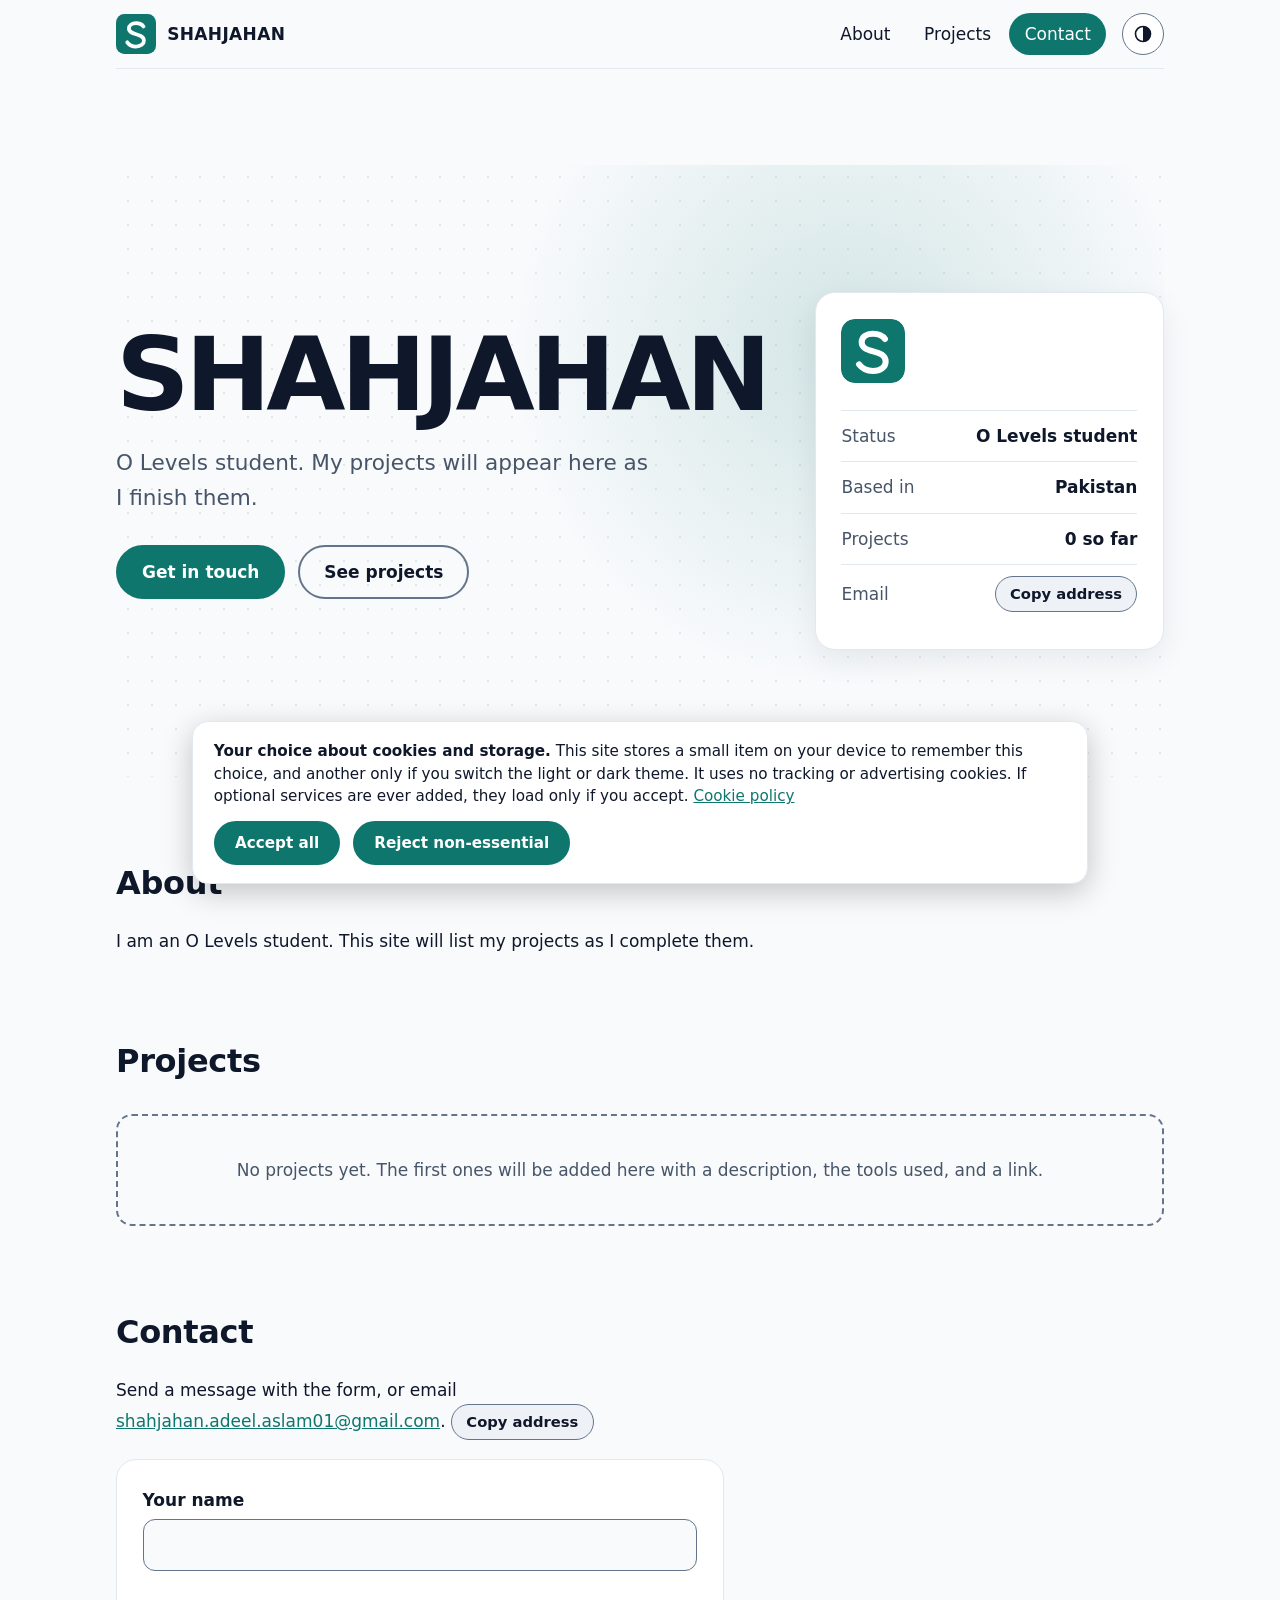
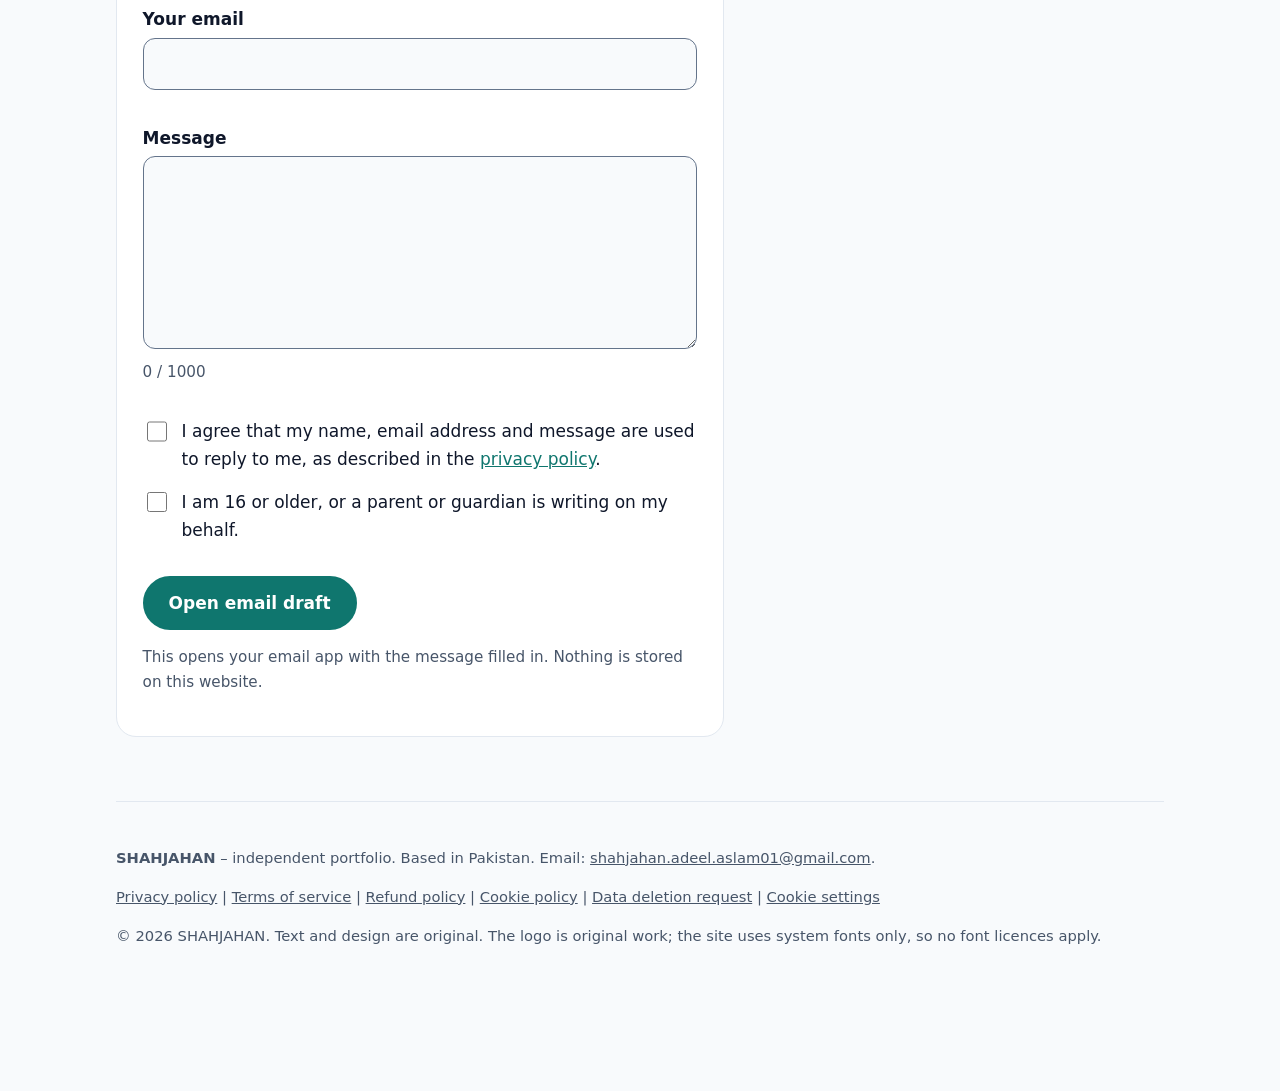
<file: index.html>
<!doctype html><html lang="en"><head><meta charset="utf-8"><meta name="viewport" content="width=device-width, initial-scale=1">
<title>Shahjahan (SHAHJAHAN) | Personal Portfolio</title><meta name="description" content="Visit Shahjahan’s personal portfolio to explore his background, projects, skills, and contact information."><meta name="robots" content="index, follow"><link rel="canonical" href="https://bored-shahjahan.github.io/"><meta property="og:title" content="Shahjahan (SHAHJAHAN) | Personal Portfolio"><meta property="og:description" content="Explore Shahjahan’s background, projects, skills, and contact information."><meta property="og:url" content="https://bored-shahjahan.github.io/"><meta property="og:type" content="website"><meta name="twitter:card" content="summary"><meta name="twitter:title" content="Shahjahan (SHAHJAHAN) | Personal Portfolio"><meta name="twitter:description" content="Explore Shahjahan’s background, projects, skills, and contact information.">
<link rel="icon" href="favicon.svg?v=2" type="image/svg+xml"><script>document.documentElement.classList.add("js");try{var t=localStorage.getItem("theme");if(t)document.documentElement.dataset.theme=t}catch(e){}</script><link rel="stylesheet" href="style.css"><script type="application/ld+json">{"@context":"https://schema.org","@type":"Person","name":"SHAHJAHAN","url":"https://bored-shahjahan.github.io/","image":"https://bored-shahjahan.github.io/logo.svg","email":"shahjahan.adeel.aslam01@gmail.com"}</script></head><body>
<a class="skip" href="#main">Skip to main content</a>
<div class="shell"><header class="site"><a class="brand" href="index.html"><img src="logo.svg?v=2" width="56" height="56" alt="SHAHJAHAN logo"><span>SHAHJAHAN</span></a>
<nav id="nav" aria-label="Main"><ul><li><a href="index.html#about">About</a></li><li><a href="index.html#projects">Projects</a></li><li><a href="index.html#contact">Contact</a></li></ul></nav>
<div class="tools"><button type="button" class="iconbtn" id="theme-btn" aria-pressed="false" aria-label="Dark theme"><svg width="20" height="20" viewBox="0 0 24 24" aria-hidden="true"><circle cx="12" cy="12" r="9" fill="none" stroke="currentColor" stroke-width="2"/><path d="M12 3a9 9 0 0 1 0 18z" fill="currentColor"/></svg></button><button type="button" class="iconbtn menu-btn" id="menu-btn" aria-expanded="false" aria-controls="nav" aria-label="Menu"><svg width="20" height="20" viewBox="0 0 24 24" aria-hidden="true"><path d="M4 7h16M4 12h16M4 17h16" stroke="currentColor" stroke-width="2" stroke-linecap="round"/></svg></button></div></header>
<main id="main"><section class="hero" id="top"><div class="hero-text"><h1>SHAHJAHAN</h1><p class="lead">O Levels student. My projects will appear here as I finish them.</p>
<p class="cta"><a class="btn" href="#contact">Get in touch</a><a class="btn ghost" href="#projects">See projects</a></p></div>
<aside class="card facts" aria-label="Quick facts"><img src="logo.svg?v=2" width="64" height="64" alt="SHAHJAHAN logo"><dl><div><dt>Status</dt><dd>O Levels student</dd></div><div><dt>Based in</dt><dd>Pakistan</dd></div><div><dt>Projects</dt><dd><span id="proj-count">0</span> so far</dd></div><div><dt>Email</dt><dd><button type="button" class="chip" data-copy="shahjahan.adeel.aslam01@gmail.com">Copy address</button></dd></div></dl></aside></section>
<section id="about" class="reveal"><h2>About</h2><p>I am an O Levels student. This site will list my projects as I complete them.</p></section>
<section id="projects" class="reveal"><h2>Projects</h2><div id="filters" class="filters" role="group" aria-label="Filter projects" hidden></div><label class="sr" for="q">Search projects</label><input id="q" type="search" placeholder="Search projects" hidden><div id="grid" class="grid"></div><p id="empty" class="empty">No projects yet. The first ones will be added here with a description, the tools used, and a link.</p></section>
<section id="contact" class="reveal"><h2>Contact</h2><p>Send a message with the form, or email <a href="mailto:shahjahan.adeel.aslam01@gmail.com">shahjahan.adeel.aslam01@gmail.com</a>. <button type="button" class="chip" data-copy="shahjahan.adeel.aslam01@gmail.com">Copy address</button></p>
<form id="contact-form" novalidate><label for="n">Your name</label><input id="n" name="n" autocomplete="name" required aria-describedby="n-e"><span class="err" id="n-e" role="alert"></span>
<label for="e">Your email</label><input id="e" name="e" type="email" autocomplete="email" required aria-describedby="e-e"><span class="err" id="e-e" role="alert"></span>
<label for="m">Message</label><textarea id="m" name="m" rows="6" maxlength="1000" required aria-describedby="m-e m-c"></textarea><span class="note" id="m-c">0 / 1000</span> <span class="err" id="m-e" role="alert"></span>
<p class="chk"><input id="c1" type="checkbox" required><label for="c1">I agree that my name, email address and message are used to reply to me, as described in the <a href="privacy.html">privacy policy</a>.</label></p>
<p class="chk"><input id="c2" type="checkbox" required><label for="c2">I am 16 or older, or a parent or guardian is writing on my behalf.</label></p><span class="err" id="c-e" role="alert"></span>
<button class="btn" type="submit">Open email draft</button><p class="note" id="status" aria-live="polite">This opens your email app with the message filled in. Nothing is stored on this website.</p></form></section></main><footer class="site"><p><strong>SHAHJAHAN</strong> &ndash; independent portfolio. Based in Pakistan. Email: <a href="mailto:shahjahan.adeel.aslam01@gmail.com">shahjahan.adeel.aslam01@gmail.com</a>.</p>
<p><a href="privacy.html">Privacy policy</a> | <a href="terms.html">Terms of service</a> | <a href="refund.html">Refund policy</a> | <a href="cookies.html">Cookie policy</a> | <a href="data-deletion.html">Data deletion request</a> | <button type="button" class="linkbtn open-cookie-settings">Cookie settings</button></p>
<p>&copy; 2026 SHAHJAHAN. Text and design are original. The logo is original work; the site uses system fonts only, so no font licences apply.</p></footer></div>
<div id="cookie-banner" class="banner" role="dialog" aria-labelledby="cb-t" hidden><p id="cb-t"><strong>Your choice about cookies and storage.</strong> This site stores a small item on your device to remember this choice, and another only if you switch the light or dark theme. It uses no tracking or advertising cookies. If optional services are ever added, they load only if you accept. <a href="cookies.html">Cookie policy</a></p>
<div class="row"><button type="button" class="btn" id="cb-accept">Accept all</button><button type="button" class="btn" id="cb-reject">Reject non-essential</button></div></div>
<button type="button" class="iconbtn top" id="top-btn" aria-label="Back to top" hidden><svg width="20" height="20" viewBox="0 0 24 24" aria-hidden="true"><path d="M12 19V5M5 12l7-7 7 7" fill="none" stroke="currentColor" stroke-width="2" stroke-linecap="round" stroke-linejoin="round"/></svg></button><script src="projects.js"></script><script src="main.js"></script></body></html>
</file>
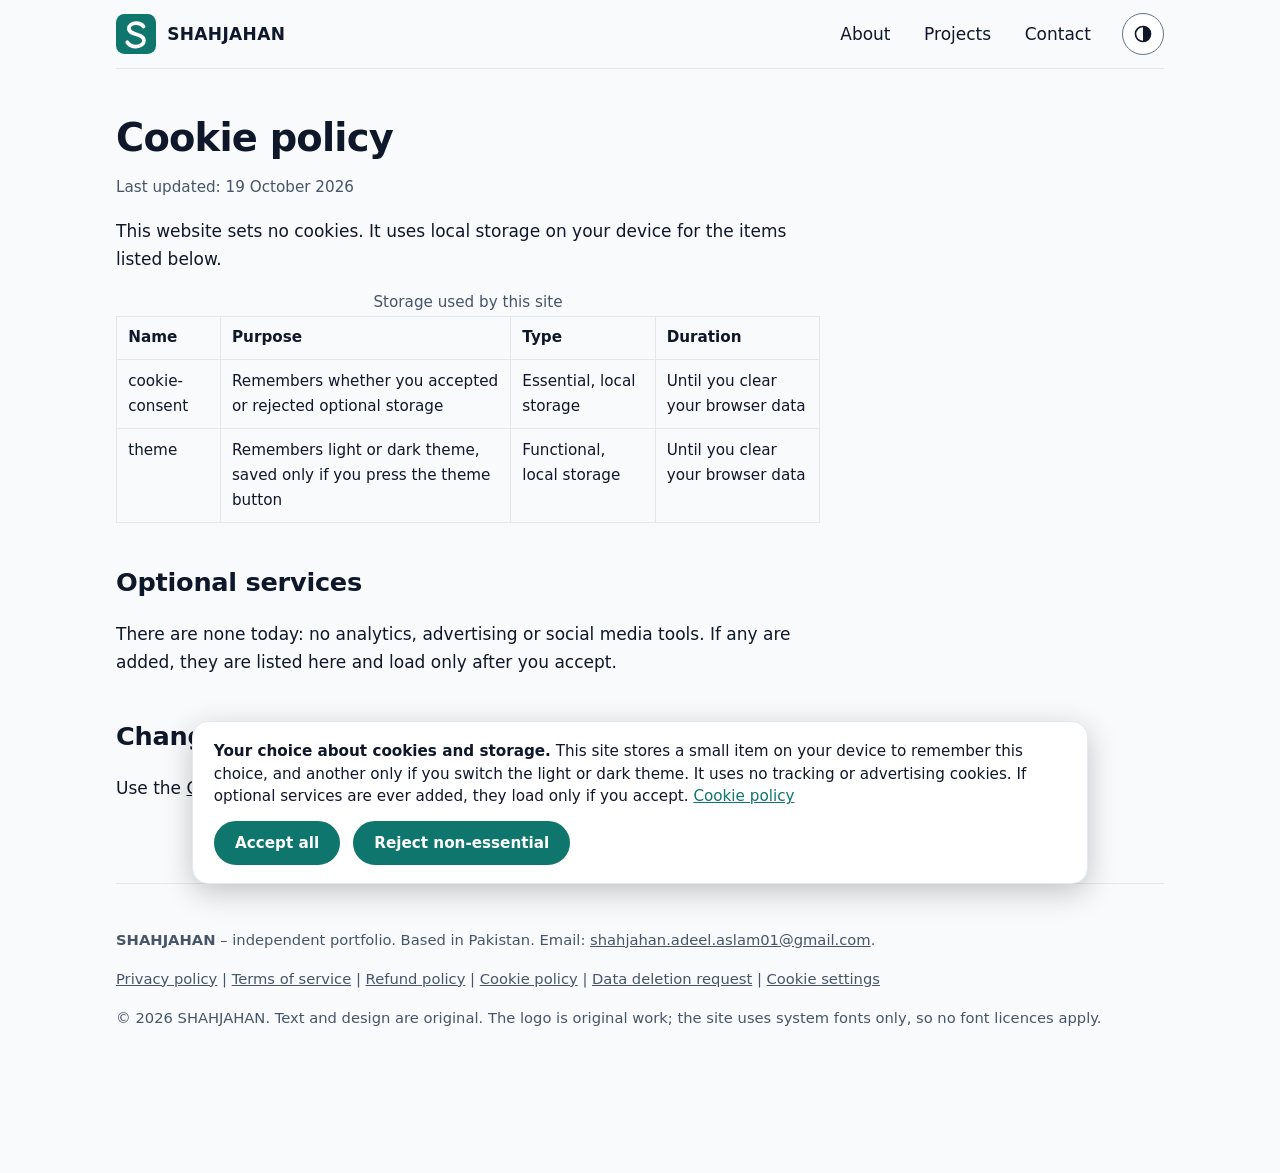
<file: cookies.html>
<!doctype html><html lang="en"><head><meta charset="utf-8"><meta name="viewport" content="width=device-width, initial-scale=1">
<title>Cookie policy | SHAHJAHAN</title><meta name="description" content="Which cookies and storage this website uses."><link rel="canonical" href="https://bored-shahjahan.github.io/cookies.html">
<link rel="icon" href="favicon.svg?v=2" type="image/svg+xml"><script>document.documentElement.classList.add("js");try{var t=localStorage.getItem("theme");if(t)document.documentElement.dataset.theme=t}catch(e){}</script><link rel="stylesheet" href="style.css"></head><body>
<a class="skip" href="#main">Skip to main content</a>
<div class="shell"><header class="site"><a class="brand" href="index.html"><img src="logo.svg?v=2" width="56" height="56" alt="SHAHJAHAN logo"><span>SHAHJAHAN</span></a>
<nav id="nav" aria-label="Main"><ul><li><a href="index.html#about">About</a></li><li><a href="index.html#projects">Projects</a></li><li><a href="index.html#contact">Contact</a></li></ul></nav>
<div class="tools"><button type="button" class="iconbtn" id="theme-btn" aria-pressed="false" aria-label="Dark theme"><svg width="20" height="20" viewBox="0 0 24 24" aria-hidden="true"><circle cx="12" cy="12" r="9" fill="none" stroke="currentColor" stroke-width="2"/><path d="M12 3a9 9 0 0 1 0 18z" fill="currentColor"/></svg></button><button type="button" class="iconbtn menu-btn" id="menu-btn" aria-expanded="false" aria-controls="nav" aria-label="Menu"><svg width="20" height="20" viewBox="0 0 24 24" aria-hidden="true"><path d="M4 7h16M4 12h16M4 17h16" stroke="currentColor" stroke-width="2" stroke-linecap="round"/></svg></button></div></header>
<main id="main"><h1>Cookie policy</h1><p class="note">Last updated: 19 October 2026</p><p>This website sets no cookies. It uses local storage on your device for the items listed below.</p>
<div class="scroll"><table><caption class="note">Storage used by this site</caption><thead><tr><th scope="col">Name</th><th scope="col">Purpose</th><th scope="col">Type</th><th scope="col">Duration</th></tr></thead><tbody><tr><td>cookie-consent</td><td>Remembers whether you accepted or rejected optional storage</td><td>Essential, local storage</td><td>Until you clear your browser data</td></tr><tr><td>theme</td><td>Remembers light or dark theme, saved only if you press the theme button</td><td>Functional, local storage</td><td>Until you clear your browser data</td></tr></tbody></table></div>
<h2>Optional services</h2><p>There are none today: no analytics, advertising or social media tools. If any are added, they are listed here and load only after you accept.</p>
<h2>Change your choice</h2><p>Use the <button type="button" class="linkbtn open-cookie-settings">Cookie settings</button> button, or clear this site's data in your browser.</p></main><footer class="site"><p><strong>SHAHJAHAN</strong> &ndash; independent portfolio. Based in Pakistan. Email: <a href="mailto:shahjahan.adeel.aslam01@gmail.com">shahjahan.adeel.aslam01@gmail.com</a>.</p>
<p><a href="privacy.html">Privacy policy</a> | <a href="terms.html">Terms of service</a> | <a href="refund.html">Refund policy</a> | <a href="cookies.html">Cookie policy</a> | <a href="data-deletion.html">Data deletion request</a> | <button type="button" class="linkbtn open-cookie-settings">Cookie settings</button></p>
<p>&copy; 2026 SHAHJAHAN. Text and design are original. The logo is original work; the site uses system fonts only, so no font licences apply.</p></footer></div>
<div id="cookie-banner" class="banner" role="dialog" aria-labelledby="cb-t" hidden><p id="cb-t"><strong>Your choice about cookies and storage.</strong> This site stores a small item on your device to remember this choice, and another only if you switch the light or dark theme. It uses no tracking or advertising cookies. If optional services are ever added, they load only if you accept. <a href="cookies.html">Cookie policy</a></p>
<div class="row"><button type="button" class="btn" id="cb-accept">Accept all</button><button type="button" class="btn" id="cb-reject">Reject non-essential</button></div></div>
<button type="button" class="iconbtn top" id="top-btn" aria-label="Back to top" hidden><svg width="20" height="20" viewBox="0 0 24 24" aria-hidden="true"><path d="M12 19V5M5 12l7-7 7 7" fill="none" stroke="currentColor" stroke-width="2" stroke-linecap="round" stroke-linejoin="round"/></svg></button><script src="projects.js"></script><script src="main.js"></script></body></html>
</file>
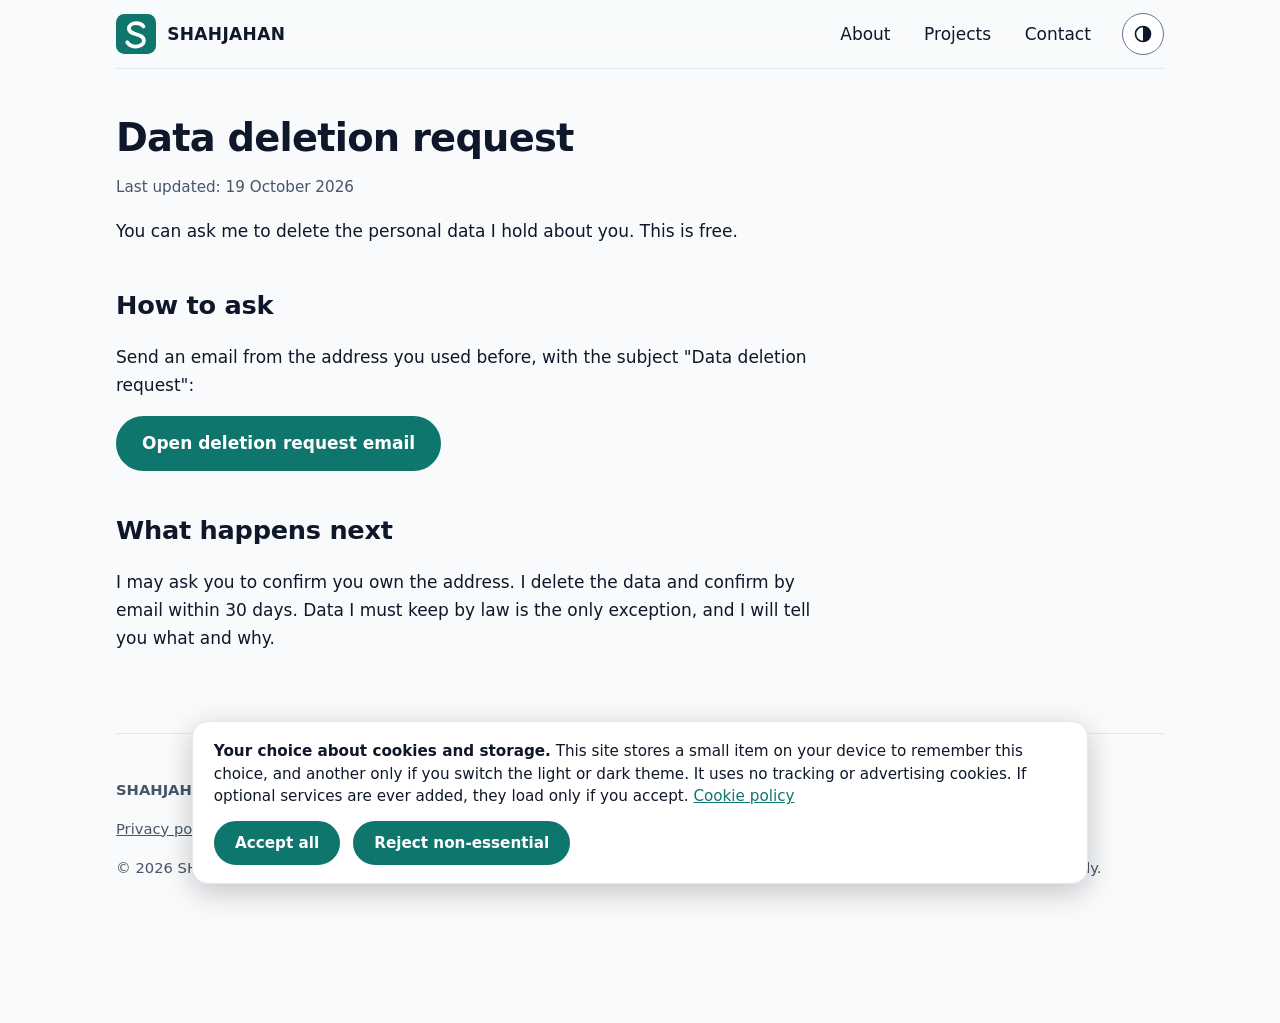
<file: data-deletion.html>
<!doctype html><html lang="en"><head><meta charset="utf-8"><meta name="viewport" content="width=device-width, initial-scale=1">
<title>Data deletion request | SHAHJAHAN</title><meta name="description" content="How to ask for your personal data to be deleted."><link rel="canonical" href="https://bored-shahjahan.github.io/data-deletion.html">
<link rel="icon" href="favicon.svg?v=2" type="image/svg+xml"><script>document.documentElement.classList.add("js");try{var t=localStorage.getItem("theme");if(t)document.documentElement.dataset.theme=t}catch(e){}</script><link rel="stylesheet" href="style.css"></head><body>
<a class="skip" href="#main">Skip to main content</a>
<div class="shell"><header class="site"><a class="brand" href="index.html"><img src="logo.svg?v=2" width="56" height="56" alt="SHAHJAHAN logo"><span>SHAHJAHAN</span></a>
<nav id="nav" aria-label="Main"><ul><li><a href="index.html#about">About</a></li><li><a href="index.html#projects">Projects</a></li><li><a href="index.html#contact">Contact</a></li></ul></nav>
<div class="tools"><button type="button" class="iconbtn" id="theme-btn" aria-pressed="false" aria-label="Dark theme"><svg width="20" height="20" viewBox="0 0 24 24" aria-hidden="true"><circle cx="12" cy="12" r="9" fill="none" stroke="currentColor" stroke-width="2"/><path d="M12 3a9 9 0 0 1 0 18z" fill="currentColor"/></svg></button><button type="button" class="iconbtn menu-btn" id="menu-btn" aria-expanded="false" aria-controls="nav" aria-label="Menu"><svg width="20" height="20" viewBox="0 0 24 24" aria-hidden="true"><path d="M4 7h16M4 12h16M4 17h16" stroke="currentColor" stroke-width="2" stroke-linecap="round"/></svg></button></div></header>
<main id="main"><h1>Data deletion request</h1><p class="note">Last updated: 19 October 2026</p><p>You can ask me to delete the personal data I hold about you. This is free.</p>
<h2>How to ask</h2><p>Send an email from the address you used before, with the subject "Data deletion request":</p>
<p><a class="btn linkbtn2" href="mailto:shahjahan.adeel.aslam01@gmail.com?subject=Data%20deletion%20request&amp;body=Please%20delete%20all%20personal%20data%20you%20hold%20about%20me.">Open deletion request email</a></p>
<h2>What happens next</h2><p>I may ask you to confirm you own the address. I delete the data and confirm by email within 30 days. Data I must keep by law is the only exception, and I will tell you what and why.</p></main><footer class="site"><p><strong>SHAHJAHAN</strong> &ndash; independent portfolio. Based in Pakistan. Email: <a href="mailto:shahjahan.adeel.aslam01@gmail.com">shahjahan.adeel.aslam01@gmail.com</a>.</p>
<p><a href="privacy.html">Privacy policy</a> | <a href="terms.html">Terms of service</a> | <a href="refund.html">Refund policy</a> | <a href="cookies.html">Cookie policy</a> | <a href="data-deletion.html">Data deletion request</a> | <button type="button" class="linkbtn open-cookie-settings">Cookie settings</button></p>
<p>&copy; 2026 SHAHJAHAN. Text and design are original. The logo is original work; the site uses system fonts only, so no font licences apply.</p></footer></div>
<div id="cookie-banner" class="banner" role="dialog" aria-labelledby="cb-t" hidden><p id="cb-t"><strong>Your choice about cookies and storage.</strong> This site stores a small item on your device to remember this choice, and another only if you switch the light or dark theme. It uses no tracking or advertising cookies. If optional services are ever added, they load only if you accept. <a href="cookies.html">Cookie policy</a></p>
<div class="row"><button type="button" class="btn" id="cb-accept">Accept all</button><button type="button" class="btn" id="cb-reject">Reject non-essential</button></div></div>
<button type="button" class="iconbtn top" id="top-btn" aria-label="Back to top" hidden><svg width="20" height="20" viewBox="0 0 24 24" aria-hidden="true"><path d="M12 19V5M5 12l7-7 7 7" fill="none" stroke="currentColor" stroke-width="2" stroke-linecap="round" stroke-linejoin="round"/></svg></button><script src="projects.js"></script><script src="main.js"></script></body></html>
</file>
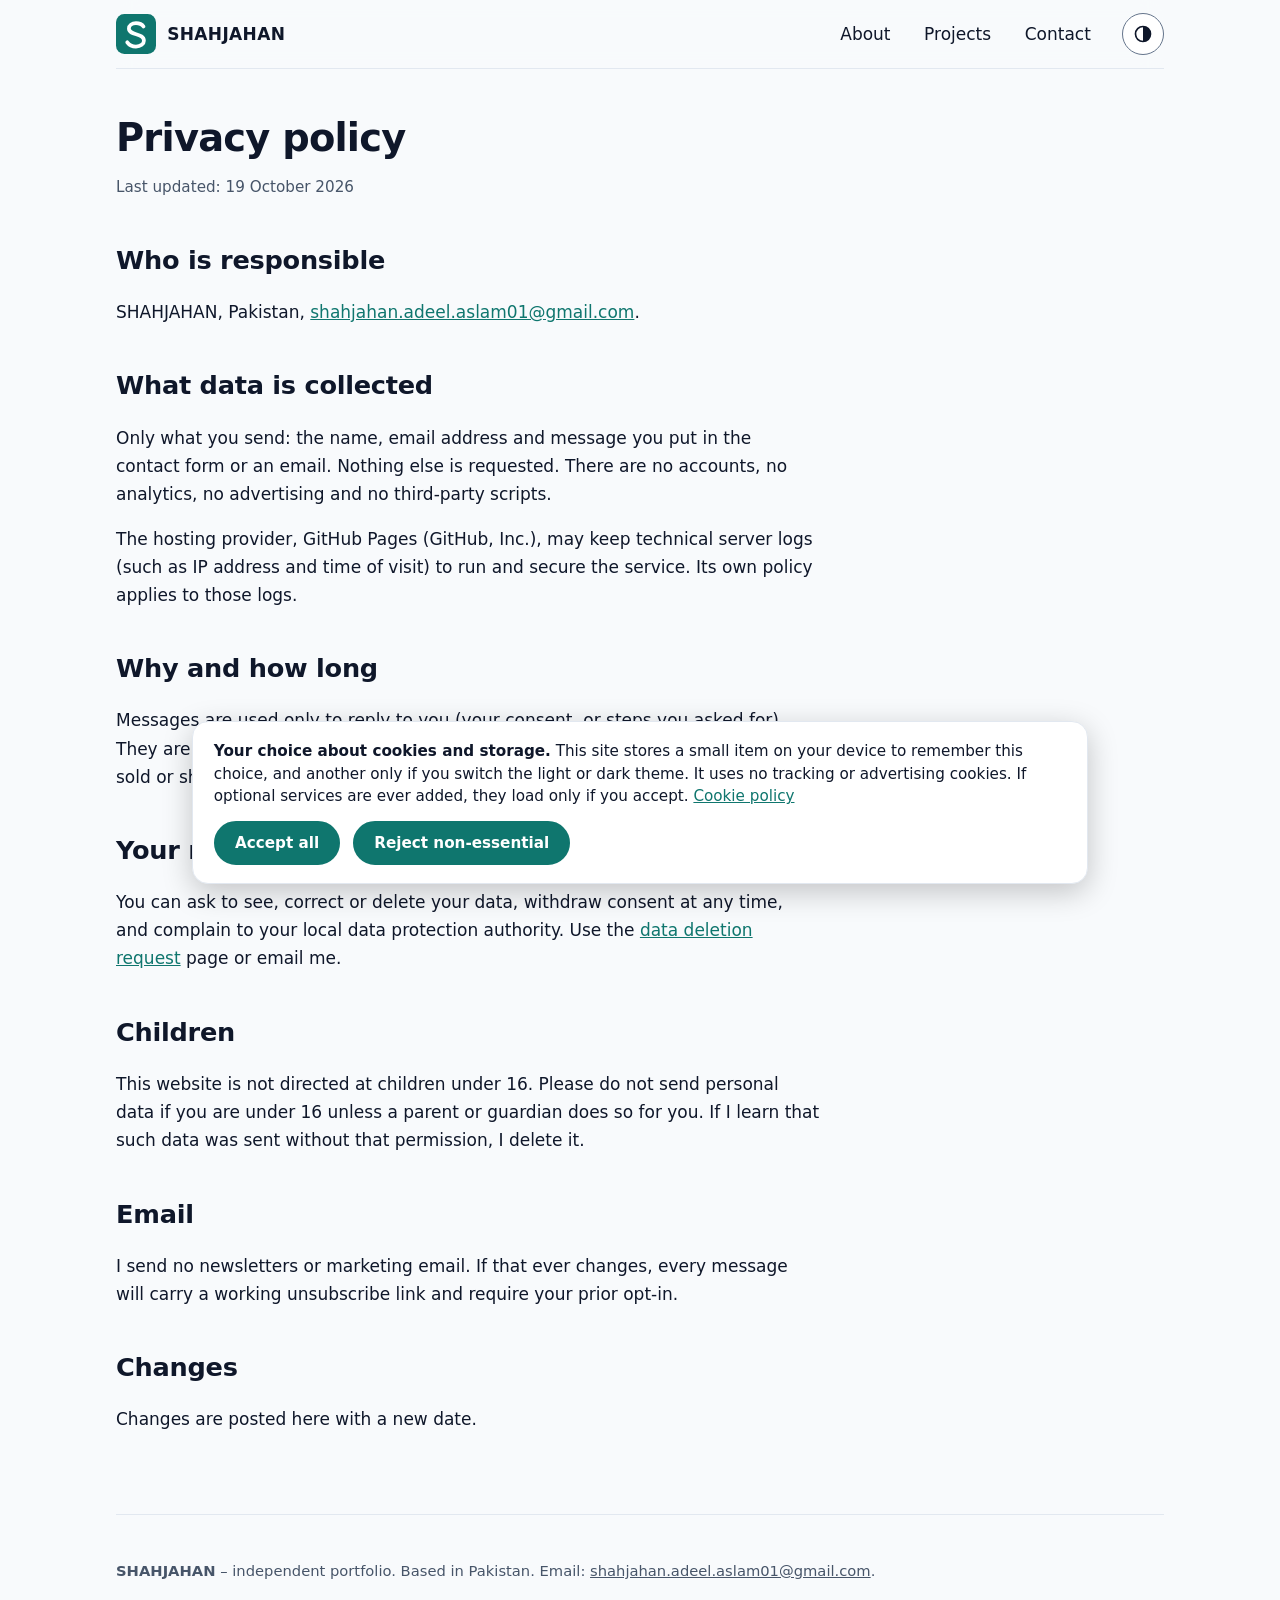
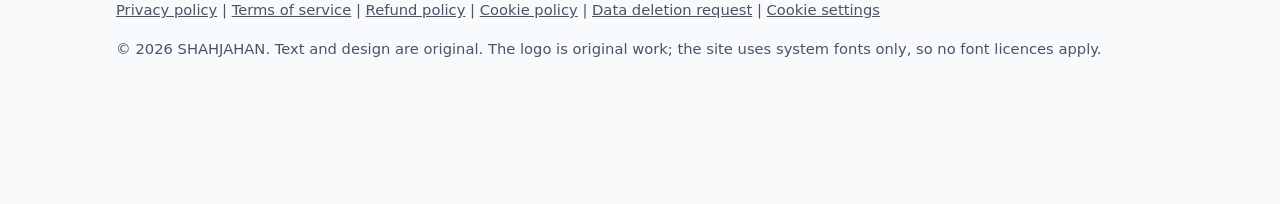
<file: privacy.html>
<!doctype html><html lang="en"><head><meta charset="utf-8"><meta name="viewport" content="width=device-width, initial-scale=1">
<title>Privacy policy | SHAHJAHAN</title><meta name="description" content="How this website handles personal data."><link rel="canonical" href="https://bored-shahjahan.github.io/privacy.html">
<link rel="icon" href="favicon.svg?v=2" type="image/svg+xml"><script>document.documentElement.classList.add("js");try{var t=localStorage.getItem("theme");if(t)document.documentElement.dataset.theme=t}catch(e){}</script><link rel="stylesheet" href="style.css"></head><body>
<a class="skip" href="#main">Skip to main content</a>
<div class="shell"><header class="site"><a class="brand" href="index.html"><img src="logo.svg?v=2" width="56" height="56" alt="SHAHJAHAN logo"><span>SHAHJAHAN</span></a>
<nav id="nav" aria-label="Main"><ul><li><a href="index.html#about">About</a></li><li><a href="index.html#projects">Projects</a></li><li><a href="index.html#contact">Contact</a></li></ul></nav>
<div class="tools"><button type="button" class="iconbtn" id="theme-btn" aria-pressed="false" aria-label="Dark theme"><svg width="20" height="20" viewBox="0 0 24 24" aria-hidden="true"><circle cx="12" cy="12" r="9" fill="none" stroke="currentColor" stroke-width="2"/><path d="M12 3a9 9 0 0 1 0 18z" fill="currentColor"/></svg></button><button type="button" class="iconbtn menu-btn" id="menu-btn" aria-expanded="false" aria-controls="nav" aria-label="Menu"><svg width="20" height="20" viewBox="0 0 24 24" aria-hidden="true"><path d="M4 7h16M4 12h16M4 17h16" stroke="currentColor" stroke-width="2" stroke-linecap="round"/></svg></button></div></header>
<main id="main"><h1>Privacy policy</h1><p class="note">Last updated: 19 October 2026</p><h2>Who is responsible</h2><p>SHAHJAHAN, Pakistan, <a href="mailto:shahjahan.adeel.aslam01@gmail.com">shahjahan.adeel.aslam01@gmail.com</a>.</p>
<h2>What data is collected</h2><p>Only what you send: the name, email address and message you put in the contact form or an email. Nothing else is requested. There are no accounts, no analytics, no advertising and no third-party scripts.</p>
<p>The hosting provider, GitHub Pages (GitHub, Inc.), may keep technical server logs (such as IP address and time of visit) to run and secure the service. Its own policy applies to those logs.</p>
<h2>Why and how long</h2><p>Messages are used only to reply to you (your consent, or steps you asked for). They are kept up to 12 months after the last contact, then deleted. Data is never sold or shared for advertising.</p>
<h2>Your rights</h2><p>You can ask to see, correct or delete your data, withdraw consent at any time, and complain to your local data protection authority. Use the <a href="data-deletion.html">data deletion request</a> page or email me.</p>
<h2>Children</h2><p>This website is not directed at children under 16. Please do not send personal data if you are under 16 unless a parent or guardian does so for you. If I learn that such data was sent without that permission, I delete it.</p>
<h2>Email</h2><p>I send no newsletters or marketing email. If that ever changes, every message will carry a working unsubscribe link and require your prior opt-in.</p>
<h2>Changes</h2><p>Changes are posted here with a new date.</p></main><footer class="site"><p><strong>SHAHJAHAN</strong> &ndash; independent portfolio. Based in Pakistan. Email: <a href="mailto:shahjahan.adeel.aslam01@gmail.com">shahjahan.adeel.aslam01@gmail.com</a>.</p>
<p><a href="privacy.html">Privacy policy</a> | <a href="terms.html">Terms of service</a> | <a href="refund.html">Refund policy</a> | <a href="cookies.html">Cookie policy</a> | <a href="data-deletion.html">Data deletion request</a> | <button type="button" class="linkbtn open-cookie-settings">Cookie settings</button></p>
<p>&copy; 2026 SHAHJAHAN. Text and design are original. The logo is original work; the site uses system fonts only, so no font licences apply.</p></footer></div>
<div id="cookie-banner" class="banner" role="dialog" aria-labelledby="cb-t" hidden><p id="cb-t"><strong>Your choice about cookies and storage.</strong> This site stores a small item on your device to remember this choice, and another only if you switch the light or dark theme. It uses no tracking or advertising cookies. If optional services are ever added, they load only if you accept. <a href="cookies.html">Cookie policy</a></p>
<div class="row"><button type="button" class="btn" id="cb-accept">Accept all</button><button type="button" class="btn" id="cb-reject">Reject non-essential</button></div></div>
<button type="button" class="iconbtn top" id="top-btn" aria-label="Back to top" hidden><svg width="20" height="20" viewBox="0 0 24 24" aria-hidden="true"><path d="M12 19V5M5 12l7-7 7 7" fill="none" stroke="currentColor" stroke-width="2" stroke-linecap="round" stroke-linejoin="round"/></svg></button><script src="projects.js"></script><script src="main.js"></script></body></html>
</file>
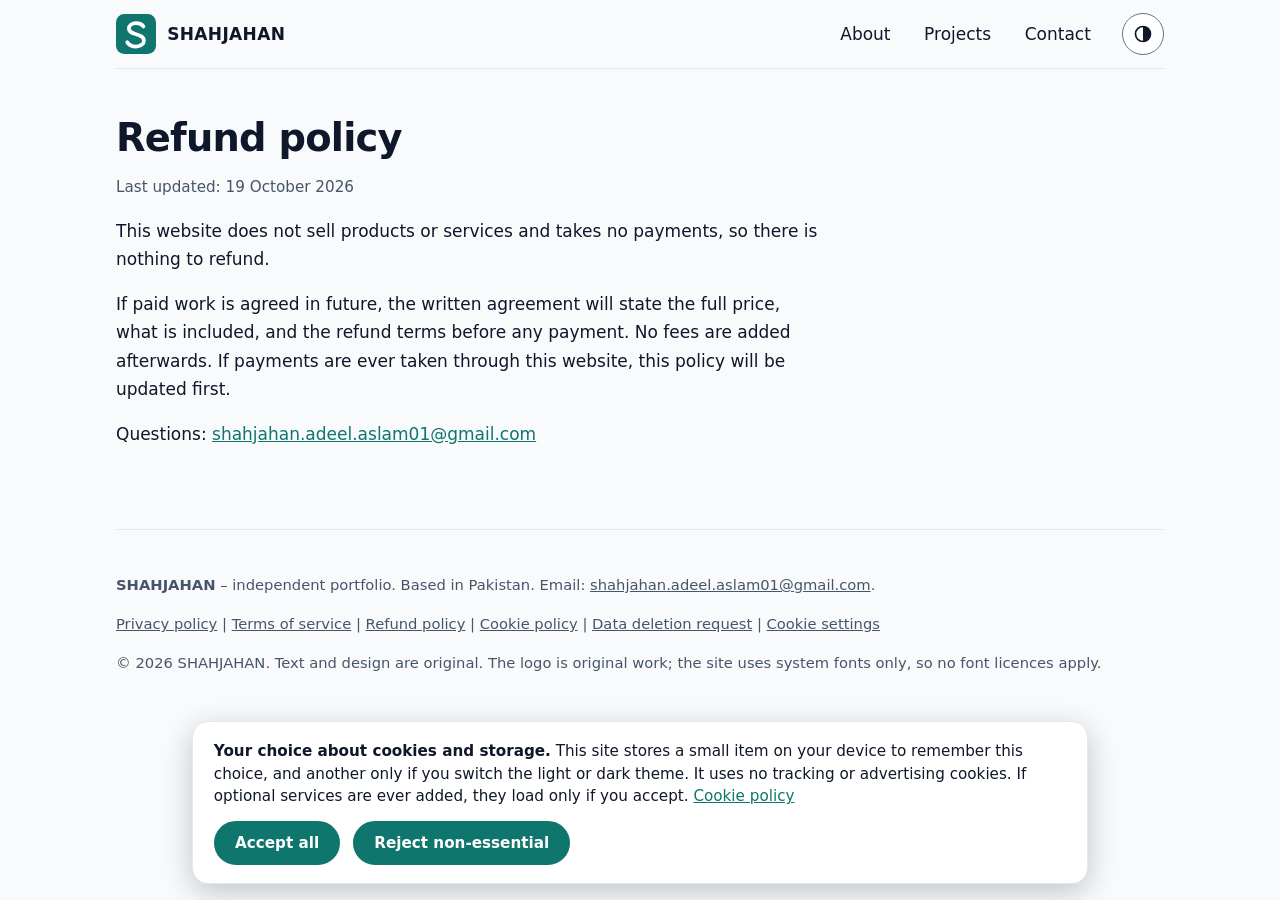
<file: refund.html>
<!doctype html><html lang="en"><head><meta charset="utf-8"><meta name="viewport" content="width=device-width, initial-scale=1">
<title>Refund policy | SHAHJAHAN</title><meta name="description" content="Refund information for this website."><link rel="canonical" href="https://bored-shahjahan.github.io/refund.html">
<link rel="icon" href="favicon.svg?v=2" type="image/svg+xml"><script>document.documentElement.classList.add("js");try{var t=localStorage.getItem("theme");if(t)document.documentElement.dataset.theme=t}catch(e){}</script><link rel="stylesheet" href="style.css"></head><body>
<a class="skip" href="#main">Skip to main content</a>
<div class="shell"><header class="site"><a class="brand" href="index.html"><img src="logo.svg?v=2" width="56" height="56" alt="SHAHJAHAN logo"><span>SHAHJAHAN</span></a>
<nav id="nav" aria-label="Main"><ul><li><a href="index.html#about">About</a></li><li><a href="index.html#projects">Projects</a></li><li><a href="index.html#contact">Contact</a></li></ul></nav>
<div class="tools"><button type="button" class="iconbtn" id="theme-btn" aria-pressed="false" aria-label="Dark theme"><svg width="20" height="20" viewBox="0 0 24 24" aria-hidden="true"><circle cx="12" cy="12" r="9" fill="none" stroke="currentColor" stroke-width="2"/><path d="M12 3a9 9 0 0 1 0 18z" fill="currentColor"/></svg></button><button type="button" class="iconbtn menu-btn" id="menu-btn" aria-expanded="false" aria-controls="nav" aria-label="Menu"><svg width="20" height="20" viewBox="0 0 24 24" aria-hidden="true"><path d="M4 7h16M4 12h16M4 17h16" stroke="currentColor" stroke-width="2" stroke-linecap="round"/></svg></button></div></header>
<main id="main"><h1>Refund policy</h1><p class="note">Last updated: 19 October 2026</p><p>This website does not sell products or services and takes no payments, so there is nothing to refund.</p>
<p>If paid work is agreed in future, the written agreement will state the full price, what is included, and the refund terms before any payment. No fees are added afterwards. If payments are ever taken through this website, this policy will be updated first.</p>
<p>Questions: <a href="mailto:shahjahan.adeel.aslam01@gmail.com">shahjahan.adeel.aslam01@gmail.com</a></p></main><footer class="site"><p><strong>SHAHJAHAN</strong> &ndash; independent portfolio. Based in Pakistan. Email: <a href="mailto:shahjahan.adeel.aslam01@gmail.com">shahjahan.adeel.aslam01@gmail.com</a>.</p>
<p><a href="privacy.html">Privacy policy</a> | <a href="terms.html">Terms of service</a> | <a href="refund.html">Refund policy</a> | <a href="cookies.html">Cookie policy</a> | <a href="data-deletion.html">Data deletion request</a> | <button type="button" class="linkbtn open-cookie-settings">Cookie settings</button></p>
<p>&copy; 2026 SHAHJAHAN. Text and design are original. The logo is original work; the site uses system fonts only, so no font licences apply.</p></footer></div>
<div id="cookie-banner" class="banner" role="dialog" aria-labelledby="cb-t" hidden><p id="cb-t"><strong>Your choice about cookies and storage.</strong> This site stores a small item on your device to remember this choice, and another only if you switch the light or dark theme. It uses no tracking or advertising cookies. If optional services are ever added, they load only if you accept. <a href="cookies.html">Cookie policy</a></p>
<div class="row"><button type="button" class="btn" id="cb-accept">Accept all</button><button type="button" class="btn" id="cb-reject">Reject non-essential</button></div></div>
<button type="button" class="iconbtn top" id="top-btn" aria-label="Back to top" hidden><svg width="20" height="20" viewBox="0 0 24 24" aria-hidden="true"><path d="M12 19V5M5 12l7-7 7 7" fill="none" stroke="currentColor" stroke-width="2" stroke-linecap="round" stroke-linejoin="round"/></svg></button><script src="projects.js"></script><script src="main.js"></script></body></html>
</file>
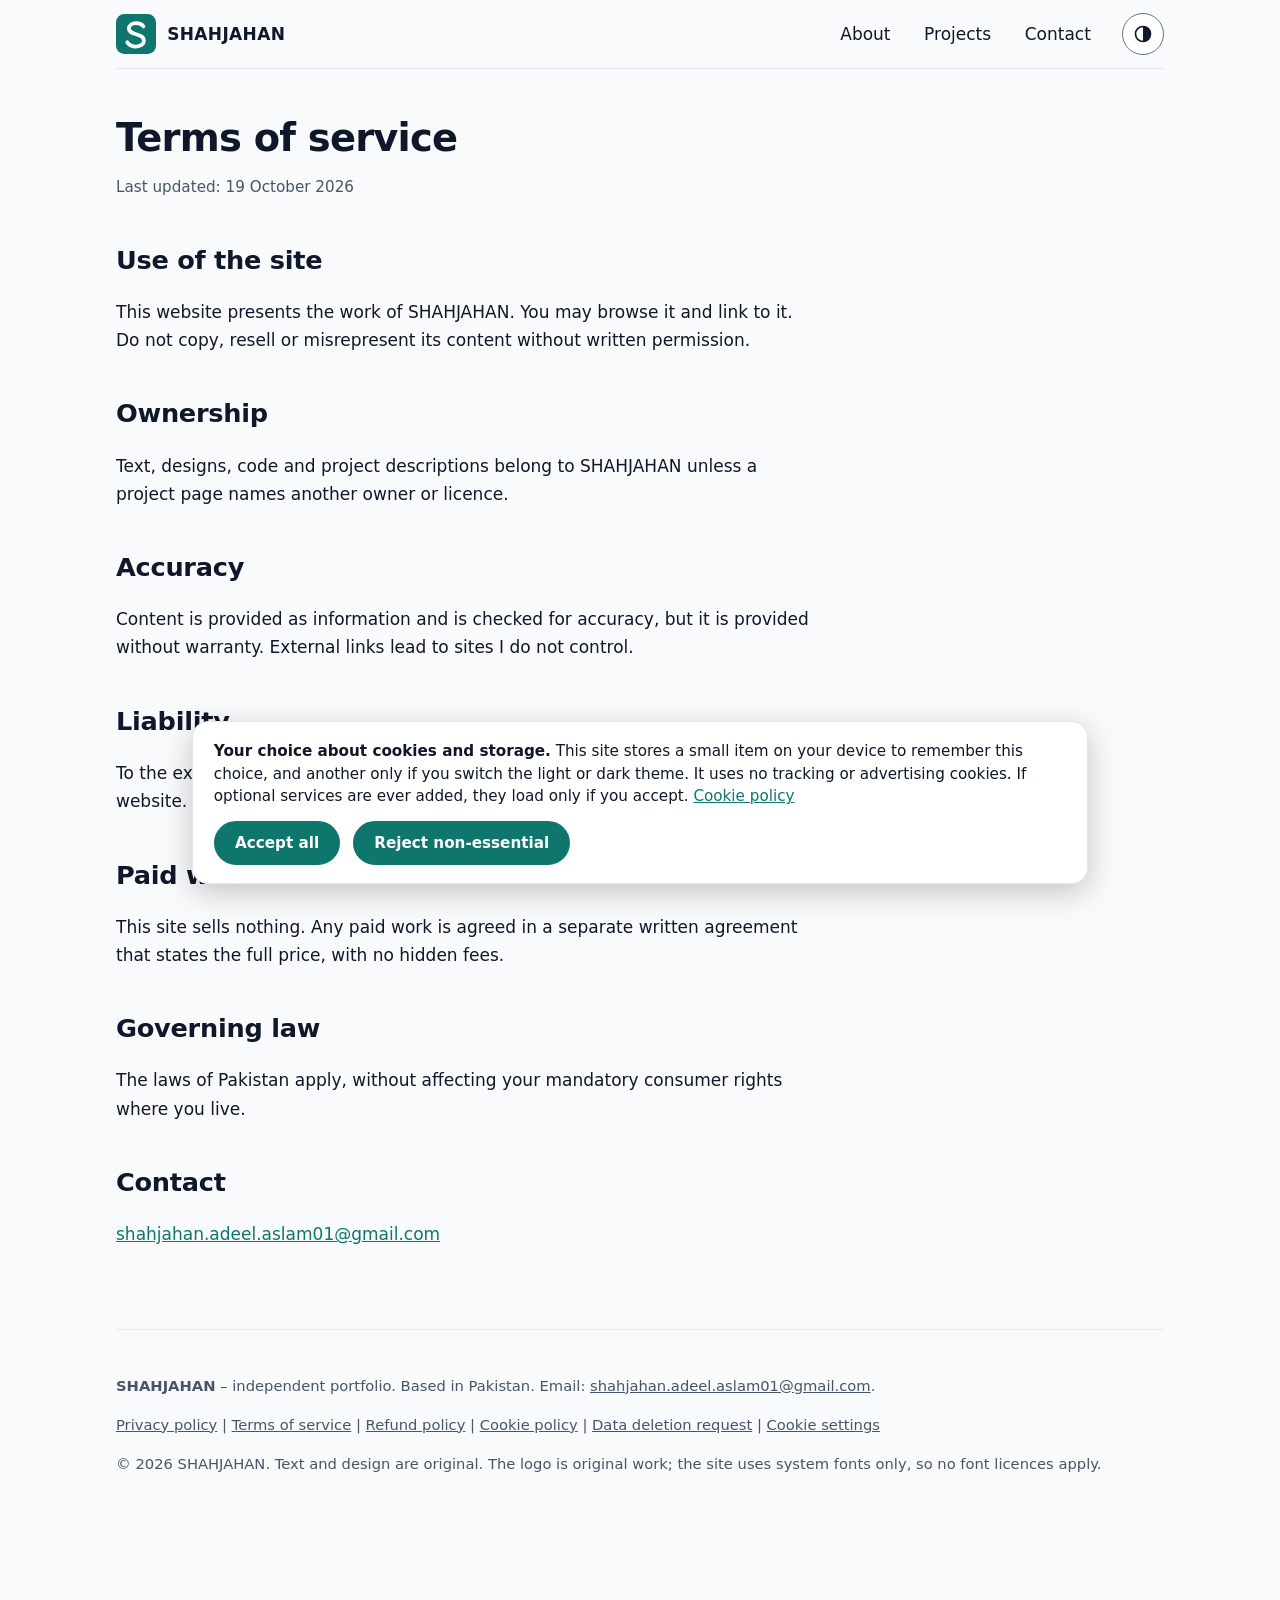
<file: terms.html>
<!doctype html><html lang="en"><head><meta charset="utf-8"><meta name="viewport" content="width=device-width, initial-scale=1">
<title>Terms of service | SHAHJAHAN</title><meta name="description" content="Terms for using this website."><link rel="canonical" href="https://bored-shahjahan.github.io/terms.html">
<link rel="icon" href="favicon.svg?v=2" type="image/svg+xml"><script>document.documentElement.classList.add("js");try{var t=localStorage.getItem("theme");if(t)document.documentElement.dataset.theme=t}catch(e){}</script><link rel="stylesheet" href="style.css"></head><body>
<a class="skip" href="#main">Skip to main content</a>
<div class="shell"><header class="site"><a class="brand" href="index.html"><img src="logo.svg?v=2" width="56" height="56" alt="SHAHJAHAN logo"><span>SHAHJAHAN</span></a>
<nav id="nav" aria-label="Main"><ul><li><a href="index.html#about">About</a></li><li><a href="index.html#projects">Projects</a></li><li><a href="index.html#contact">Contact</a></li></ul></nav>
<div class="tools"><button type="button" class="iconbtn" id="theme-btn" aria-pressed="false" aria-label="Dark theme"><svg width="20" height="20" viewBox="0 0 24 24" aria-hidden="true"><circle cx="12" cy="12" r="9" fill="none" stroke="currentColor" stroke-width="2"/><path d="M12 3a9 9 0 0 1 0 18z" fill="currentColor"/></svg></button><button type="button" class="iconbtn menu-btn" id="menu-btn" aria-expanded="false" aria-controls="nav" aria-label="Menu"><svg width="20" height="20" viewBox="0 0 24 24" aria-hidden="true"><path d="M4 7h16M4 12h16M4 17h16" stroke="currentColor" stroke-width="2" stroke-linecap="round"/></svg></button></div></header>
<main id="main"><h1>Terms of service</h1><p class="note">Last updated: 19 October 2026</p><h2>Use of the site</h2><p>This website presents the work of SHAHJAHAN. You may browse it and link to it. Do not copy, resell or misrepresent its content without written permission.</p>
<h2>Ownership</h2><p>Text, designs, code and project descriptions belong to SHAHJAHAN unless a project page names another owner or licence.</p>
<h2>Accuracy</h2><p>Content is provided as information and is checked for accuracy, but it is provided without warranty. External links lead to sites I do not control.</p>
<h2>Liability</h2><p>To the extent the law allows, I am not liable for losses arising from use of this website. Nothing here limits rights that cannot be limited by law.</p>
<h2>Paid work</h2><p>This site sells nothing. Any paid work is agreed in a separate written agreement that states the full price, with no hidden fees.</p>
<h2>Governing law</h2><p>The laws of Pakistan apply, without affecting your mandatory consumer rights where you live.</p>
<h2>Contact</h2><p><a href="mailto:shahjahan.adeel.aslam01@gmail.com">shahjahan.adeel.aslam01@gmail.com</a></p></main><footer class="site"><p><strong>SHAHJAHAN</strong> &ndash; independent portfolio. Based in Pakistan. Email: <a href="mailto:shahjahan.adeel.aslam01@gmail.com">shahjahan.adeel.aslam01@gmail.com</a>.</p>
<p><a href="privacy.html">Privacy policy</a> | <a href="terms.html">Terms of service</a> | <a href="refund.html">Refund policy</a> | <a href="cookies.html">Cookie policy</a> | <a href="data-deletion.html">Data deletion request</a> | <button type="button" class="linkbtn open-cookie-settings">Cookie settings</button></p>
<p>&copy; 2026 SHAHJAHAN. Text and design are original. The logo is original work; the site uses system fonts only, so no font licences apply.</p></footer></div>
<div id="cookie-banner" class="banner" role="dialog" aria-labelledby="cb-t" hidden><p id="cb-t"><strong>Your choice about cookies and storage.</strong> This site stores a small item on your device to remember this choice, and another only if you switch the light or dark theme. It uses no tracking or advertising cookies. If optional services are ever added, they load only if you accept. <a href="cookies.html">Cookie policy</a></p>
<div class="row"><button type="button" class="btn" id="cb-accept">Accept all</button><button type="button" class="btn" id="cb-reject">Reject non-essential</button></div></div>
<button type="button" class="iconbtn top" id="top-btn" aria-label="Back to top" hidden><svg width="20" height="20" viewBox="0 0 24 24" aria-hidden="true"><path d="M12 19V5M5 12l7-7 7 7" fill="none" stroke="currentColor" stroke-width="2" stroke-linecap="round" stroke-linejoin="round"/></svg></button><script src="projects.js"></script><script src="main.js"></script></body></html>
</file>
<file: style.css>
*{box-sizing:border-box}
:root{--bg:#f8fafc;--surf:#fff;--ink:#0f172a;--mute:#475569;--acc:#0f766e;--onacc:#fff;--line:#e2e8f0;--ctl:#64748b;--soft:#eef2f6;--glow:rgba(15,118,110,.16)}
@media(prefers-color-scheme:dark){:root:not([data-theme=light]){--bg:#0b1220;--surf:#121a2b;--ink:#e8eef8;--mute:#a3b0c6;--acc:#5eead4;--onacc:#06231f;--line:#243049;--ctl:#7f8eab;--soft:#16203a;--glow:rgba(94,234,212,.15)}}
:root[data-theme=dark]{--bg:#0b1220;--surf:#121a2b;--ink:#e8eef8;--mute:#a3b0c6;--acc:#5eead4;--onacc:#06231f;--line:#243049;--ctl:#7f8eab;--soft:#16203a;--glow:rgba(94,234,212,.15)}
html{scroll-padding-top:5rem}body{margin:0;background:var(--bg);color:var(--ink);font:1.0625rem/1.65 system-ui,-apple-system,"Segoe UI",Roboto,Arial,sans-serif}
a{color:var(--acc)}:focus-visible{outline:3px solid var(--acc);outline-offset:3px}.sr{position:absolute;left:-999px}
.skip{position:absolute;left:-999px;top:0}.skip:focus{left:1rem;top:1rem;background:var(--bg);padding:.6rem 1rem;z-index:40}
.shell{max-width:68rem;margin:0 auto;padding:0 1.25rem}
header.site{display:flex;align-items:center;gap:1rem;padding:.8rem 0;position:sticky;top:0;z-index:30;background:var(--bg);background:color-mix(in srgb,var(--bg) 82%,transparent);backdrop-filter:blur(10px);border-bottom:1px solid var(--line);flex-wrap:wrap}
.brand{display:flex;align-items:center;gap:.7rem;color:var(--ink);text-decoration:none;font-weight:800;letter-spacing:.02em;margin-right:auto}.brand img{width:40px;height:40px}
nav ul{list-style:none;margin:0;padding:0;display:flex;gap:.2rem}nav a{display:block;padding:.45rem .95rem;border-radius:999px;color:var(--ink);text-decoration:none;font-weight:500}nav a:hover{background:var(--soft)}nav a[aria-current=true]{background:var(--acc);color:var(--onacc)}
.tools{display:flex;gap:.5rem}.iconbtn{width:42px;height:42px;display:inline-flex;align-items:center;justify-content:center;border-radius:50%;border:1.5px solid var(--ctl);background:var(--surf);color:var(--ink);cursor:pointer}.iconbtn:hover{border-color:var(--acc);color:var(--acc)}
.menu-btn{display:none}.top{position:fixed;right:1.2rem;bottom:1.2rem;z-index:15}.top[hidden]{display:none}
main{padding:1rem 0 4rem}main>*{max-width:44rem}main>section{max-width:none}
h1{font-size:2.4rem;line-height:1.1;letter-spacing:-.02em;margin:2rem 0 1rem}h2{font-size:1.6rem;letter-spacing:-.01em;margin:2.4rem 0 .6rem}
.note{color:var(--mute);font-size:.95rem}.lead{font-size:1.35rem;color:var(--mute);max-width:34rem}
.hero{position:relative;display:grid;grid-template-columns:1.4fr 1fr;gap:3rem;align-items:center;min-height:68vh;padding:3rem 0;background-image:radial-gradient(var(--line) 1.2px,transparent 1.2px);background-size:24px 24px}
.hero::before{content:"";position:absolute;inset:0;pointer-events:none;background:radial-gradient(520px circle at var(--mx,70%) var(--my,30%),var(--glow),transparent 65%)}
.hero>*{position:relative}.hero h1{font-size:clamp(3rem,9vw,6.4rem);font-weight:800;letter-spacing:-.045em;line-height:.95;margin:0 0 1.2rem}
.cta{display:flex;gap:.8rem;flex-wrap:wrap;margin-top:1.8rem}
.card{background:var(--surf);border:1px solid var(--line);border-radius:20px;padding:1.6rem;box-shadow:0 10px 30px rgba(15,23,42,.07)}
.facts img{border-radius:14px}.facts dl{margin:1.2rem 0 0}.facts dl div{display:flex;justify-content:space-between;gap:1rem;align-items:center;padding:.7rem 0;border-top:1px solid var(--line)}.facts dt{color:var(--mute)}.facts dd{margin:0;font-weight:600;text-align:right}
section{margin-top:5rem}section>h2{margin-top:0;font-size:2rem}section p{max-width:42rem}
.btn{font:inherit;font-weight:600;background:var(--acc);color:var(--onacc);border:2px solid var(--acc);padding:.7rem 1.5rem;border-radius:999px;cursor:pointer;text-decoration:none;display:inline-block}.btn:hover{filter:brightness(1.1)}
.btn.ghost{background:transparent;color:var(--ink);border-color:var(--ctl)}.btn.ghost:hover{border-color:var(--acc);color:var(--acc)}
.chip{font:inherit;font-size:.92rem;font-weight:600;background:var(--soft);color:var(--ink);border:1.5px solid var(--ctl);padding:.3rem .9rem;border-radius:999px;cursor:pointer}.chip:hover{border-color:var(--acc)}.chip[aria-pressed=true]{background:var(--acc);color:var(--onacc);border-color:var(--acc)}
.linkbtn{font:inherit;background:none;border:0;padding:0;color:inherit;text-decoration:underline;cursor:pointer}
.filters{display:flex;gap:.5rem;flex-wrap:wrap;margin-bottom:1rem}.filters[hidden],#q[hidden],.empty[hidden]{display:none}
#q{width:100%;max-width:22rem;margin-bottom:1.2rem}
.grid{display:grid;grid-template-columns:repeat(auto-fill,minmax(16rem,1fr));gap:1.2rem}
.pcard{background:var(--surf);border:1px solid var(--line);border-radius:16px;padding:1.3rem;display:flex;flex-direction:column;gap:.6rem}.pcard h3{margin:0;font-size:1.2rem}.pcard p{margin:0;color:var(--mute)}.tags{display:flex;gap:.4rem;flex-wrap:wrap}.tag{font-size:.85rem;background:var(--soft);padding:.15rem .7rem;border-radius:999px}
.empty{border:2px dashed var(--ctl);border-radius:16px;padding:2.5rem 1.5rem;text-align:center;color:var(--mute);max-width:none}
form{background:var(--surf);border:1px solid var(--line);border-radius:20px;padding:1.6rem;max-width:38rem;margin-top:1.2rem}
label{display:block;margin:1rem 0 .3rem;font-weight:600}form label:first-of-type{margin-top:0}
input:not([type=checkbox]),textarea{width:100%;font:inherit;padding:.7rem .85rem;border:1.5px solid var(--ctl);border-radius:12px;background:var(--bg);color:var(--ink)}input:not([type=checkbox]):focus,textarea:focus{border-color:var(--acc)}
.err{display:block;color:#b42318;font-size:.92rem;min-height:1.1rem}:root[data-theme=dark] .err{color:#ff9b91}@media(prefers-color-scheme:dark){:root:not([data-theme=light]) .err{color:#ff9b91}}
.chk{display:flex;gap:.7rem;align-items:flex-start;margin:.9rem 0}.chk input{width:1.3rem;height:1.3rem;margin-top:.25rem;flex:none;accent-color:var(--acc)}.chk label{margin:0;font-weight:400}
footer.site{border-top:1px solid var(--line);padding:1.8rem 0 8rem;font-size:.92rem;color:var(--mute)}footer a{color:var(--mute)}
.banner{position:fixed;left:1rem;right:1rem;bottom:1rem;margin:0 auto;max-width:56rem;background:var(--surf);border:1px solid var(--line);border-radius:16px;box-shadow:0 8px 30px rgba(0,0,0,.22);padding:1.1rem 1.3rem;z-index:35;font-size:.95rem;line-height:1.5}
.banner[hidden]{display:none}.banner .row{display:flex;gap:.8rem;flex-wrap:wrap}.banner p{margin:0 0 .8rem}.banner .btn{padding:.55rem 1.2rem}
.scroll{overflow-x:auto}table{border-collapse:collapse;width:100%;font-size:.95rem}th,td{text-align:left;border:1px solid var(--line);padding:.55rem .7rem;vertical-align:top}
@media(max-width:46rem){.hero{grid-template-columns:1fr;min-height:0}.js .menu-btn{display:inline-flex}.js nav{display:none;width:100%;order:3}.js nav.open{display:block}nav ul{flex-direction:column}}
@media(prefers-reduced-motion:no-preference){html{scroll-behavior:smooth}.js .reveal{opacity:0;transform:translateY(16px);transition:opacity .6s,transform .6s}.js .reveal.in{opacity:1;transform:none}.pcard,.card{transition:transform .2s,border-color .2s}.pcard:hover{transform:translateY(-4px);border-color:var(--acc)}.facts:hover{transform:translateY(-3px)}}
</file>
